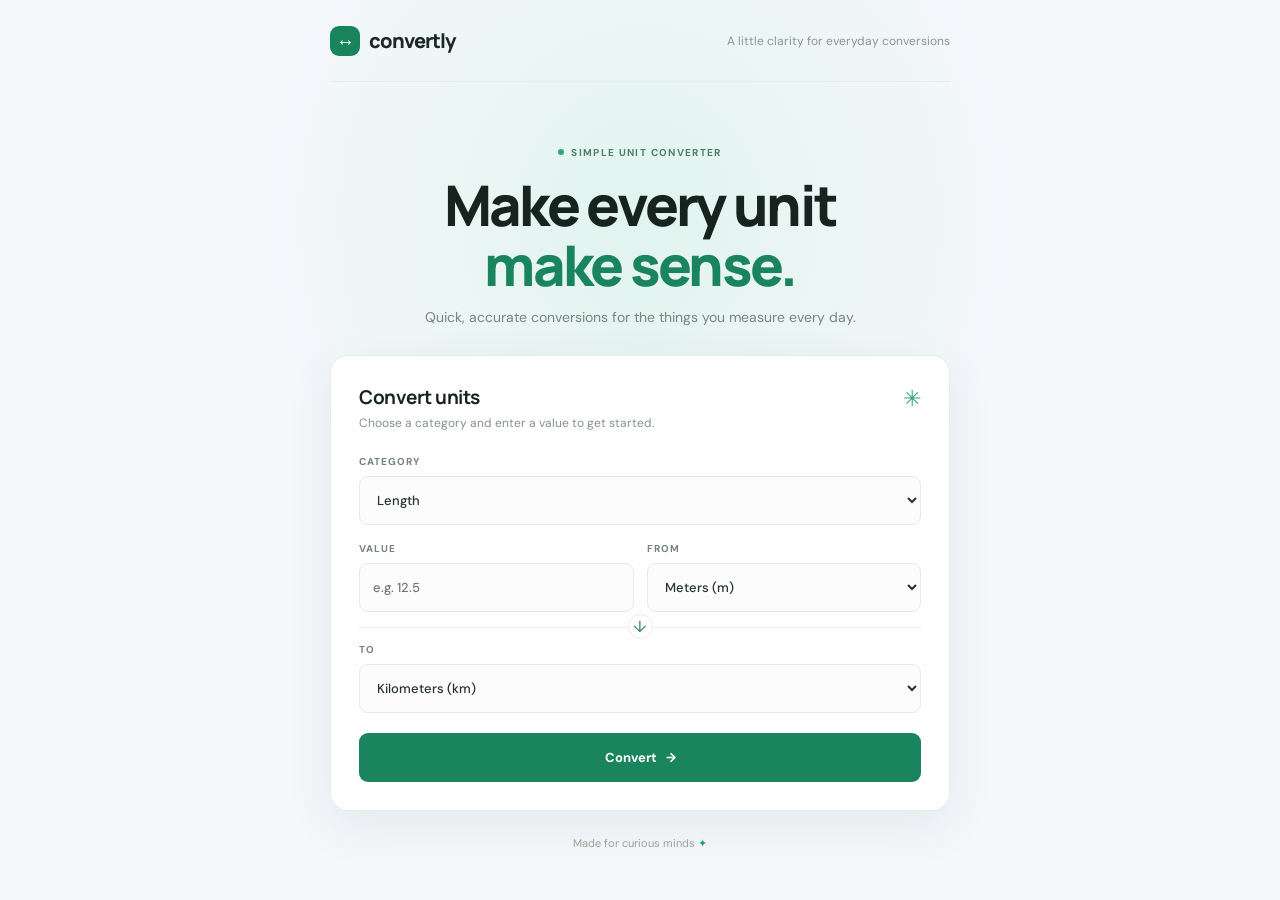
<file: converter.html>
<!doctype html>
<html lang="en">
<head>
  <meta charset="utf-8">
  <meta name="viewport" content="width=device-width, initial-scale=1">
  <meta name="theme-color" content="#f5f7fb">
  <title>Convertly — Unit Converter</title>
  <link rel="stylesheet" href="static/style.css">
</head>
<body>
  <main class="page-shell">
    <header class="topbar">
      <a class="brand" href="#" aria-label="Convertly home">
        <span class="brand-mark" aria-hidden="true">↔</span>
        <span>convertly</span>
      </a>
      <span class="topbar-note">A little clarity for everyday conversions</span>
    </header>

    <section class="hero" aria-labelledby="page-title">
      <div class="eyebrow"><span class="eyebrow-dot"></span> SIMPLE UNIT CONVERTER</div>
      <h1 id="page-title">Make every unit<br><span>make sense.</span></h1>
      <p class="intro">Quick, accurate conversions for the things you measure every day.</p>
    </section>

    <section class="converter-card" aria-label="Unit converter">
      <div class="card-heading">
        <div>
          <h2>Convert units</h2>
          <p>Choose a category and enter a value to get started.</p>
        </div>
        <span class="sparkle" aria-hidden="true">✳</span>
      </div>

      <form id="converter-form">
        <label class="field-label" for="category">CATEGORY</label>
        <select id="category" name="category"></select>

        <div class="conversion-row">
          <div class="conversion-field">
            <label class="field-label" for="value">VALUE</label>
            <input id="value" name="value" type="number" step="any" placeholder="e.g. 12.5" required>
          </div>
          <div class="conversion-field">
            <label class="field-label" for="from_unit">FROM</label>
            <select id="from_unit" name="from_unit"></select>
          </div>
        </div>

        <div class="swap-divider" aria-hidden="true"><span>↓</span></div>

        <label class="field-label" for="to_unit">TO</label>
        <select id="to_unit" name="to_unit"></select>

        <button type="submit">Convert <span aria-hidden="true">→</span></button>
      </form>

      <div id="result" aria-live="polite"></div>
    </section>

    <footer>Made for curious minds <span aria-hidden="true">✦</span></footer>
  </main>

  <script>
    "use strict";
    const units = {
      "Length": {
        "Meters (m)": 1, "Kilometers (km)": 1000, "Centimeters (cm)": 0.01,
        "Millimeters (mm)": 0.001, "Miles (mi)": 1609.344, "Yards (yd)": 0.9144,
        "Feet (ft)": 0.3048, "Inches (in)": 0.0254
      },
      "Mass": {
        "Kilograms (kg)": 1, "Grams (g)": 0.001, "Milligrams (mg)": 0.000001,
        "Pounds (lb)": 0.45359237, "Ounces (oz)": 0.028349523125
      },
      "Volume": {
        "Liters (L)": 1, "Milliliters (mL)": 0.001, "Cubic meters (m³)": 1000,
        "US gallons (gal)": 3.785411784, "US cups (cup)": 0.2365882365
      },
      "Area": {
        "Square meters (m²)": 1, "Square kilometers (km²)": 1000000,
        "Square centimeters (cm²)": 0.0001, "Square feet (ft²)": 0.09290304,
        "Acres (ac)": 4046.8564224
      },
      "Temperature": {
        "Celsius (°C)": 1, "Fahrenheit (°F)": 1, "Kelvin (K)": 1
      }
    };

    const categorySelect = document.getElementById("category");
    const fromSelect = document.getElementById("from_unit");
    const toSelect = document.getElementById("to_unit");
    const valueInput = document.getElementById("value");
    const result = document.getElementById("result");
    const formatter = new Intl.NumberFormat("en-US", { maximumSignificantDigits: 8 });

    function populate(select, options, selected) {
      select.replaceChildren(...options.map((label) => {
        const option = document.createElement("option");
        option.value = label;
        option.textContent = label;
        return option;
      }));
      if (options.includes(selected)) select.value = selected;
    }

    function updateUnits() {
      const options = Object.keys(units[categorySelect.value]);
      populate(fromSelect, options, options[0]);
      populate(toSelect, options, options.length > 1 ? options[1] : options[0]);
      result.replaceChildren();
    }

    function convertTemperature(value, from, to) {
      let celsius = value;
      if (from === "Fahrenheit (°F)") celsius = (value - 32) * 5 / 9;
      if (from === "Kelvin (K)") celsius = value - 273.15;
      if (to === "Fahrenheit (°F)") return celsius * 9 / 5 + 32;
      if (to === "Kelvin (K)") return celsius + 273.15;
      return celsius;
    }

    categorySelect.addEventListener("change", updateUnits);
    document.getElementById("converter-form").addEventListener("submit", (event) => {
      event.preventDefault();
      const value = Number(valueInput.value);
      if (!Number.isFinite(value)) {
        result.replaceChildren(Object.assign(document.createElement("div"), {
          className: "message error", textContent: "Enter a valid number."
        }));
        return;
      }

      const category = categorySelect.value;
      const from = fromSelect.value;
      const to = toSelect.value;
      const converted = category === "Temperature"
        ? convertTemperature(value, from, to)
        : value * units[category][from] / units[category][to];
      const panel = document.createElement("div");
      panel.className = "result-panel";
      panel.setAttribute("role", "status");
      const label = document.createElement("span");
      label.className = "result-label";
      label.textContent = "YOUR RESULT";
      const inputSummary = document.createElement("p");
      inputSummary.append(document.createTextNode(formatter.format(value) + " "));
      const sourceUnit = document.createElement("span");
      sourceUnit.textContent = from;
      inputSummary.append(sourceUnit);
      const answer = document.createElement("div");
      answer.className = "result-answer";
      const equals = document.createElement("span");
      equals.className = "equals";
      equals.textContent = "=";
      const number = document.createElement("strong");
      number.textContent = formatter.format(converted);
      const targetUnit = document.createElement("span");
      targetUnit.textContent = to;
      answer.append(equals, number, targetUnit);
      panel.append(label, inputSummary, answer);
      result.replaceChildren(panel);
    });

    populate(categorySelect, Object.keys(units), "Length");
    updateUnits();
  </script>
</body>
</html>
</file>
<file: static/style.css>
@import url("https://fonts.googleapis.com/css2?family=DM+Sans:wght@400;500;600;700&family=Manrope:wght@400;500;600;700;800&display=swap");

:root {
  color-scheme: light;
  font-family: "DM Sans", sans-serif;
  color: #17231f;
  background: #f5f7fb;
  font-synthesis: none;
}

* { box-sizing: border-box; }

body {
  min-width: 320px;
  min-height: 100vh;
  margin: 0;
  background:
    radial-gradient(ellipse at 50% 24%, rgba(201, 240, 223, .46), transparent 42%),
    #f5f7fb;
}

.page-shell { width: min(100% - 40px, 620px); margin: 0 auto; }

.topbar {
  height: 82px;
  display: flex;
  align-items: center;
  justify-content: space-between;
  border-bottom: 1px solid #e8ecef;
}

.brand {
  display: inline-flex;
  align-items: center;
  gap: 9px;
  color: #1b2823;
  font: 800 20px "Manrope", sans-serif;
  letter-spacing: -1px;
  text-decoration: none;
}

.brand-mark {
  display: grid;
  width: 30px;
  height: 30px;
  place-items: center;
  border-radius: 9px;
  color: #fff;
  background: #18845c;
  font-size: 19px;
}

.topbar-note { color: #8a9691; font-size: 12px; }
.hero { padding: 57px 0 29px; text-align: center; }

.eyebrow {
  display: inline-flex;
  align-items: center;
  gap: 7px;
  color: #4b7e67;
  font-size: 10px;
  font-weight: 700;
  letter-spacing: 1.35px;
}

.eyebrow-dot { width: 6px; height: 6px; border-radius: 50%; background: #31a878; }

h1 {
  margin: 15px 0 12px;
  font: 800 clamp(38px, 8vw, 56px)/1.08 "Manrope", sans-serif;
  letter-spacing: -2.7px;
}

h1 span { color: #19845d; }
.intro { margin: 0; color: #79857f; font-size: 14px; }

.converter-card {
  padding: 28px;
  border: 1px solid #e8edea;
  border-radius: 18px;
  background: rgba(255, 255, 255, .94);
  box-shadow: 0 16px 50px rgba(34, 57, 46, .07);
}

.card-heading { display: flex; justify-content: space-between; align-items: flex-start; margin-bottom: 24px; }
.card-heading h2 { margin: 0 0 5px; font: 700 19px "Manrope", sans-serif; letter-spacing: -.5px; }
.card-heading p { margin: 0; color: #87918c; font-size: 12px; }
.sparkle { color: #36a879; font-size: 22px; }

.field-label {
  display: block;
  margin: 0 0 8px;
  color: #76827c;
  font-size: 10px;
  font-weight: 700;
  letter-spacing: 1px;
}

select, input {
  width: 100%;
  height: 49px;
  padding: 0 13px;
  border: 1px solid #e5eae7;
  border-radius: 9px;
  outline: none;
  color: #27342e;
  background: #fbfcfb;
  font: 500 13px "DM Sans", sans-serif;
  transition: border-color .15s, box-shadow .15s;
}

select:focus, input:focus { border-color: #42a77c; box-shadow: 0 0 0 3px rgba(49, 168, 120, .12); }
.conversion-row { display: grid; grid-template-columns: 1fr 1fr; gap: 13px; margin-top: 17px; }
.swap-divider { position: relative; height: 27px; margin: 2px 0; text-align: center; }
.swap-divider::before { position: absolute; top: 50%; right: 0; left: 0; height: 1px; background: #eef0ef; content: ""; }
.swap-divider span { position: relative; display: inline-grid; width: 25px; height: 25px; place-items: center; border: 1px solid #e8eeea; border-radius: 50%; color: #398967; background: white; }

button {
  display: flex;
  width: 100%;
  height: 49px;
  align-items: center;
  justify-content: center;
  gap: 9px;
  margin-top: 20px;
  border: 0;
  border-radius: 9px;
  color: white;
  background: #19845d;
  cursor: pointer;
  font: 700 13px "DM Sans", sans-serif;
  transition: background .15s, transform .15s;
}

button:hover { transform: translateY(-1px); background: #126d4b; }
button:focus-visible { outline: 3px solid rgba(49, 168, 120, .3); outline-offset: 3px; }

.result-panel, .message { margin-top: 20px; padding: 17px; border-radius: 10px; }
.result-panel { border: 1px solid #dcefe5; background: #f3fbf6; }
.result-label { color: #61806f; font-size: 9px; font-weight: 700; letter-spacing: 1.1px; }
.result-panel p { margin: 9px 0 5px; color: #37433d; font-size: 13px; }
.result-panel p span, .result-answer > span:last-child { color: #84918a; font-size: 11px; }
.result-answer { display: flex; align-items: baseline; gap: 8px; }
.result-answer strong { color: #14724e; font: 800 26px "Manrope", sans-serif; letter-spacing: -.6px; }
.equals { color: #9baa9f; }
.error { border: 1px solid #f1d2cd; color: #a54235; background: #fff6f4; font-size: 13px; }
footer { padding: 25px 0 30px; color: #98a29d; font-size: 11px; text-align: center; }
footer span { color: #2b9c6e; }

@media (max-width: 520px) {
  .page-shell { width: min(100% - 28px, 620px); }
  .topbar { height: 68px; }
  .topbar-note { max-width: 145px; text-align: right; }
  .hero { padding-top: 43px; }
  .converter-card { padding: 21px 18px; }
  .conversion-row { grid-template-columns: 1fr; gap: 15px; }
}
</file>
